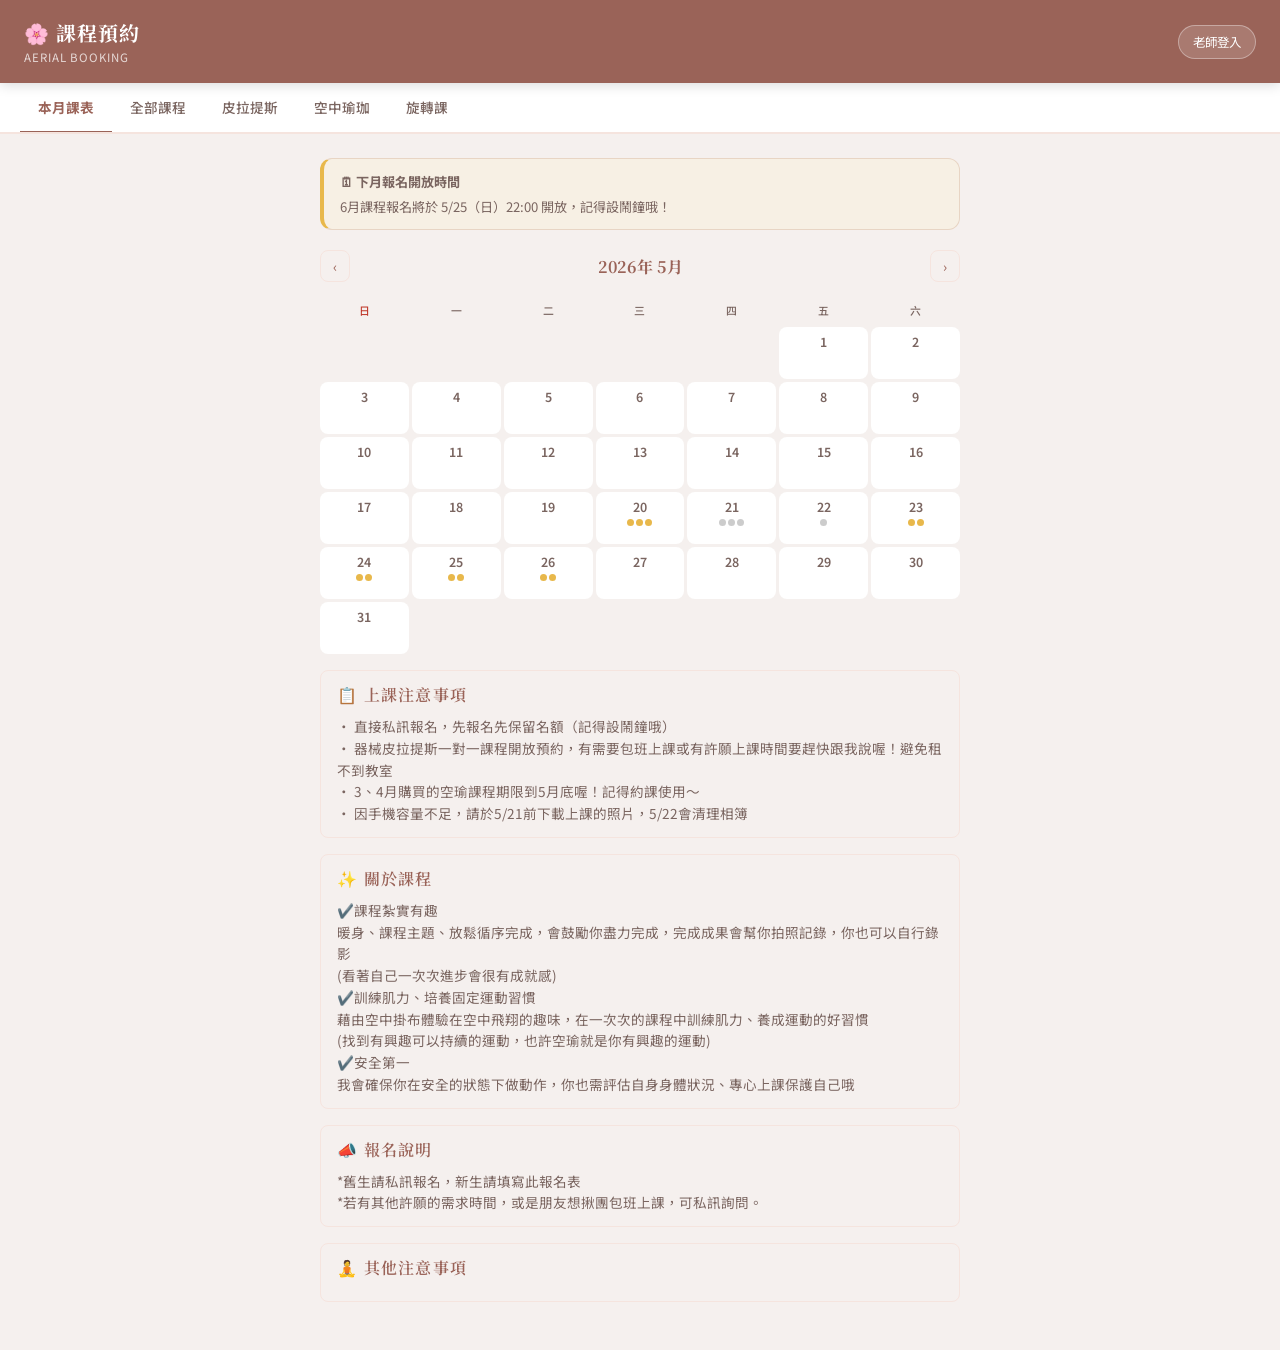
<file: index.html>
<!DOCTYPE html>
<html lang="zh-TW">
<head>
<meta charset="UTF-8">
<meta name="viewport" content="width=device-width, initial-scale=1.0">
<title>課程預約</title>
<link href="https://fonts.googleapis.com/css2?family=Noto+Serif+TC:wght@400;600;700&family=Noto+Sans+TC:wght@300;400;500&display=swap" rel="stylesheet">
<link rel="stylesheet" href="style.css">
</head>
<body>

<!-- STUDENT VIEW -->
<div id="studentView">
  <header>
    <div>
      <h1>🌸 課程預約</h1>
      <div class="subtitle">AERIAL BOOKING</div>
    </div>
    <button id="adminBtn">老師登入</button>
  </header>

  <div class="tabs">
   <div class="tab active" data-view="calendar">本月課表</div>
    <div class="tab" data-view="list" data-cat="all">全部課程</div>
    <div class="tab" data-view="list" data-cat="pilates">皮拉提斯</div>
    <div class="tab" data-view="list" data-cat="aerial">空中瑜珈</div>
    <div class="tab" data-view="list" data-cat="circus">旋轉課</div>
  </div>

  <main>
    <div class="notice" id="globalNoticeWrap">
      <div id="globalNoticeTitle" style="font-weight:700;margin-bottom:4px;">🗓 下月報名開放時間</div>
      <div id="globalNoticeBody">6月課程報名將於 5/25（日）22:00 開放，記得設鬧鐘哦！</div>
    </div>

    <!-- LIST VIEW -->
    <div id="listView" style="display:none"></div>

    <!-- CALENDAR VIEW -->
    <div id="calendarView">
      <div class="calendar-wrap">
        <div class="cal-nav">
          <button id="calPrev">‹</button>
          <h3 id="calTitle"></h3>
          <button id="calNext">›</button>
        </div>
        <div class="cal-grid" id="calGrid"></div>
      </div>
      <div id="dayDetail"></div>
      <div id="noticeRules" class="notice-rules"></div>
      <div id="sectionAbout" class="notice-rules"></div>
      <div id="sectionBooking" class="notice-rules"></div>
      <div id="sectionCourseIntro" class="notice-rules"></div>
    </div>
  </main>
</div>

<!-- LOGIN MODAL -->
<div class="login-overlay" id="loginOverlay">
  <div class="login-box">
    <div style="font-size:2rem;margin-bottom:8px">💮</div>
    <h3>老師登入</h3>
    <p>請輸入管理密碼</p>
    <input type="password" id="pwInput" placeholder="••••" maxlength="20">
    <div class="login-error" id="loginError"></div>
    <button class="btn-primary" id="loginConfirm" style="width:100%">登入</button>
    <br>
    <button class="login-cancel" id="loginCancel">取消</button>
  </div>
</div>

<!-- ADMIN PANEL -->
<div id="adminPanel">
  <div class="admin-header">
    <h2>🌸 老師管理後台</h2>
    <button id="closeAdmin">← 返回</button>
  </div>
  <div class="admin-body" id="adminBody"></div>
</div>

<!-- MODAL -->
<div class="overlay" id="overlay">
  <div class="modal" id="modal">
    <div class="modal-handle"></div>
    <div id="modalContent"></div>
  </div>
</div>
<!-- 登入成功畫面 -->
<div id="loginSuccess">
  <div class="login-success-icon">✨</div>
  <div class="login-success-title">歡迎回來！</div>
  <div class="login-success-sub">正在進入管理後台…</div>
</div>

<script src="app.js"></script>
</body>
</html>
</file>
<file: style.css>
:root {
  /* 玫瑰棕 - 主色 */
  --rose-dark:#9a6358;
  --rose: #d4a898;
  --rose-light:#f5e4de;

  /* 暖拿鐵 - 搭配 */
  --latte:#c4a898;
  --latte-light:#edddd6;
  --latte-pale:#f5f0ee;

  /* 燕麥 - 公告底色 */
  --oat:#f7f0e4;
  --oat-mid:#e8d5c4;
  --oat-dark:#c8a090;

  /* 摩卡 - 後台 */
  --mocha:#6b4c3b;
  --mocha-mid: #a07060;
  --mocha-light: #c4a898;

  /* 文字 */
  --ink: #2e2520;
  --ink-soft:#7a6560;

  /* 系統色 */
  --red:#c0392b;
  --gold: #e8b84b;
  --white: #ffffff;

  /* 共用 */
  --radius:12px;
  --shadow:0 4px 24px rgba(0,0,0,0.08);
  --shadow-lg:0 8px 40px rgba(0,0,0,0.14);
}

* { box-sizing: border-box; margin: 0; padding: 0; }

body {
  font-family: 'Noto Sans TC', sans-serif;
  background: var(--latte-pale);
  color: var(--ink);
  min-height: 100vh;
}

/* ── HEADER ── */
header {
  background: var(--rose-dark);
  color: white;
  padding: 18px 24px;
  display: flex;
  align-items: center;
  justify-content: space-between;
  position: sticky;
  top: 0;
  z-index: 100;
  box-shadow: 0 2px 12px rgba(0,0,0,0.15);
}
header h1 {
  font-family: 'Noto Serif TC', serif;
  font-size: 1.25rem;
  font-weight: 700;
  letter-spacing: 0.05em;
}
header .subtitle {
  font-size: 0.72rem;
  opacity: 0.75;
  margin-top: 2px;
  letter-spacing: 0.08em;
}
#adminBtn {
  background: rgba(255,255,255,0.15);
  border: 1px solid rgba(255,255,255,0.35);
  color: white;
  padding: 7px 14px;
  border-radius: 20px;
  font-size: 0.78rem;
  cursor: pointer;
  transition: all 0.2s;
  font-family: 'Noto Sans TC', sans-serif;
}
#adminBtn:hover { background: rgba(255,255,255,0.28); }

/* ── TABS ── */
.tabs {
  display: flex;
  background: var(--white);
  border-bottom: 2px solid var(--rose-light);
  padding: 0 20px;
  overflow-x: auto;
}
.tab {
  padding: 14px 18px;
  font-size: 0.85rem;
  cursor: pointer;
  color: var(--ink-soft);
  border-bottom: 3px solid transparent;
  margin-bottom: -2px;
  white-space: nowrap;
  transition: all 0.2s;
  font-weight: 500;
}
.tab.active {
  color: var(--rose-dark);
  border-bottom-color: var(--rose-dark);
  font-weight: 700;
}
.tab:hover:not(.active) { color: var(--rose); }
.subcat-header {
  font-size: 0.9rem;
  font-weight: 600;
  color: var(--rose);
  margin: 16px 0 8px 4px;
  letter-spacing: 0.05em;
}

/* ── MAIN ── */
main { padding: 20px 16px 40px; max-width: 680px; margin: 0 auto; }

/* ── NOTICE BANNER ── */
.notice {
  background: var(--oat);
  border: 1px solid var(--oat-mid);
  border-left: 4px solid var(--gold);
  border-radius: var(--radius);
  padding: 12px 16px;
  margin-bottom: 20px;
  font-size: 0.82rem;
  color: var(--ink-soft);
  line-height: 1.6;
}
.notice strong { font-weight: 700; }
.notice-rules {
  margin: 16px 0 0;
  padding: 12px 16px; 
  border: 1px solid var(--rose-light);
  border-radius: 8px;
}
.rules-title {
  font-weight: 600;
  font-family: 'Noto Serif TC', serif;
  color: var(--rose-dark);
  letter-spacing: 0.08em;
  margin-bottom: 10px;
}
.rules-body {
  font-size: 0.85rem;
  line-height: 1.6;
  color: var(--ink-soft);
}

/* ── SECTION HEADER ── */
.section-header {
  display: flex;
  align-items: center;
  gap: 10px;
  margin: 20px 0 14px;
  padding: 0 4px;
}
.section-title {
  font-family: 'Noto Serif TC', serif;
  font-size: 1rem;
  font-weight: 700;
  color: var(--rose-dark);
  white-space: nowrap;
}
.section-line {
  flex: 1;
  height: 1px;
  background: var(--rose-light);
}

/* ── COURSE CARDS ── */
.course-list { display: flex; flex-direction: column; gap: 12px; }

.course-card {
  background: var(--white);
  border-radius: var(--radius);
  padding: 16px 18px;
  box-shadow: var(--shadow);
  display: flex;
  align-items: center;
  gap: 14px;
  cursor: pointer;
  transition: transform 0.18s, box-shadow 0.18s;
  border: 1px solid transparent;
}
.course-card:hover {
  transform: translateY(-2px);
  box-shadow: var(--shadow-lg);
  border-color: var(--rose-light);
}
.course-card.full {
  opacity: 0.6;
  cursor: default;
}
.course-card.full:hover { transform: none; box-shadow: var(--shadow); }

.card-dot { width: 10px; height: 10px; border-radius: 50%; flex-shrink: 0; }
.dot-available { background: var(--rose); }
.dot-full { background: #ccc; }
.dot-few { background: var(--gold); }

.card-body { flex: 1; }
.card-date { font-size: 0.72rem; color: var(--ink-soft); margin-bottom: 3px; letter-spacing: 0.04em; }
.card-title { font-size: 0.95rem; font-weight: 600; color: var(--ink); margin-bottom: 3px; }
.card-location { font-size: 0.78rem; color: var(--rose-dark); }

.card-spots { text-align: right; flex-shrink: 0; }
.spots-num {
  font-family: 'Noto Serif TC', serif;
  font-size: 1.6rem;
  font-weight: 700;
  line-height: 1;
  color: var(--rose-dark);
}
.spots-num.full-text { font-size: 0.85rem; color: #999; font-family: 'Noto Sans TC'; }
.spots-label { font-size: 0.68rem; color: var(--ink-soft); margin-top: 2px; }

/* ── MODAL ── */
.overlay {
  position: fixed; inset: 0;
  background: rgba(0,0,0,0.45);
  z-index: 200;
  display: none;
  align-items: flex-end;
  justify-content: center;
}
.overlay.open { display: flex; }

.modal {
  background: var(--white);
  border-radius: 20px 20px 0 0;
  padding: 28px 24px 36px;
  width: 100%;
  max-width: 680px;
  max-height: 88vh;
  overflow-y: auto;
  animation: slideUp 0.28s ease;
}
@keyframes slideUp {
  from { transform: translateY(60px); opacity: 0; }
  to { transform: translateY(0); opacity: 1; }
}
.modal-handle {
  width: 40px; height: 4px;
  background: #ddd;
  border-radius: 2px;
  margin: 0 auto 20px;
}
.modal-tag {
  display: inline-block;
  background: var(--rose-light);
  color: var(--rose-dark);
  font-size: 0.72rem;
  padding: 3px 10px;
  border-radius: 20px;
  margin-bottom: 10px;
  font-weight: 600;
  letter-spacing: 0.05em;
}
.modal-title {
  font-family: 'Noto Serif TC', serif;
  font-size: 1.3rem;
  font-weight: 700;
  margin-bottom: 6px;
}
.modal-meta {
  font-size: 0.82rem;
  color: var(--ink-soft);
  margin-bottom: 18px;
  line-height: 1.8;
}
.modal-meta span { display: block; }

.modal-price {
  background: var(--latte-pale);
  border-radius: 10px;
  padding: 14px 16px;
  margin-bottom: 16px;
  display: flex;
  align-items: center;
  justify-content: space-between;
}
.price-label { font-size: 0.8rem; color: var(--ink-soft); }
.price-amount {
  font-family: 'Noto Serif TC', serif;
  font-size: 1.5rem;
  font-weight: 700;
  color: var(--rose-dark);
}

.modal-desc {
  font-size: 0.85rem;
  line-height: 1.8;
  color: var(--ink-soft);
  margin-bottom: 18px;
  white-space: pre-line;
}

/* 公告框：中公告和小公告共用底色，左邊框顏色區分 */
.modal-announce,
.modal-announce-mid {
  background: var(--oat);
  border: 1px solid var(--oat-mid);
  border-left: 4px solid var(--oat-dark);
  border-radius: 8px;
  padding: 12px 14px;
  font-size: 0.8rem;
  color: var(--ink-soft);
  line-height: 1.7;
  margin-bottom: 10px;
}
.modal-announce-small {
  background: var(--latte-pale);
  border: 1px solid var(--latte-light);
  border-left: 4px solid var(--rose);
  border-radius: 9px;
  padding: 11px 13px;
  margin-bottom: 14px;
  font-size: 0.8rem;
  color: var(--rose-dark);
  line-height: 1.7;
}
.announce-title {
  font-weight: 700;
  margin-bottom: 4px;
  font-size: 0.78rem;
  letter-spacing: 0.06em;
}

/* 列表中的中公告 */
.announce-mid {
  background: var(--oat);
  border: 1px solid var(--oat-mid);
  border-left: 4px solid var(--latte);
  border-radius: 10px;
  padding: 11px 14px;
  margin-bottom: 12px;
  font-size: 0.8rem;
  color: var(--ink-soft);
  line-height: 1.7;
}
.announce-mid-title {
  font-weight: 700;
  font-size: 0.73rem;
  letter-spacing: 0.07em;
  margin-bottom: 3px;
  color: var(--mocha);
}

.spots-display { text-align: center; margin-bottom: 20px; }
.spots-big {
  font-family: 'Noto Serif TC', serif;
  font-size: 3rem;
  font-weight: 700;
  color: var(--rose-dark);
  line-height: 1;
}
.spots-big.zero { color: #bbb; }
.spots-sub { font-size: 0.8rem; color: var(--ink-soft); margin-top: 4px; }

/* ── BOOKING FORM ── */
.booking-form { display: flex; flex-direction: column; gap: 12px; }
.booking-form input {
  padding: 13px 16px;
  border: 1.5px solid var(--rose-light);
  border-radius: 10px;
  font-size: 0.9rem;
  font-family: 'Noto Sans TC', sans-serif;
  background: var(--latte-pale);
  color: var(--ink);
  transition: border-color 0.2s;
  outline: none;
}
.booking-form input:focus { border-color: var(--rose); }

.btn-primary {
  background: var(--rose-dark);
  color: white;
  border: none;
  padding: 15px;
  border-radius: 12px;
  font-size: 1rem;
  font-weight: 600;
  font-family: 'Noto Sans TC', sans-serif;
  cursor: pointer;
  transition: opacity 0.2s, transform 0.15s;
  letter-spacing: 0.05em;
}
.btn-primary:hover { opacity: 0.85; transform: translateY(-1px); }
.btn-primary:disabled { background: #ccc; cursor: not-allowed; transform: none; }

.btn-close {
  display: block;
  margin: 12px auto 0;
  background: none;
  border: none;
  color: var(--ink-soft);
  font-size: 0.85rem;
  cursor: pointer;
  font-family: 'Noto Sans TC', sans-serif;
  padding: 8px 20px;
}

.success-box { text-align: center; padding: 20px 0; }
.success-icon { font-size: 3rem; margin-bottom: 12px; }
.success-box h3 {
  font-family: 'Noto Serif TC', serif;
  font-size: 1.2rem;
  margin-bottom: 8px;
  color: var(--rose-dark);
}
.success-box p { font-size: 0.85rem; color: var(--ink-soft); line-height: 1.7; }

/* ── CALENDAR ── */
.cal-nav {
  display: flex;
  align-items: center;
  justify-content: space-between;
  margin-bottom: 14px;
}
.cal-nav h3 {
  font-family: 'Noto Serif TC', serif;
  font-size: 1rem;
  color: var(--rose-dark);
}
.cal-nav button {
  background: none;
  border: 1.5px solid var(--rose-light);
  border-radius: 8px;
  padding: 5px 12px;
  cursor: pointer;
  color: var(--rose-dark);
  font-size: 0.85rem;
  font-family: 'Noto Sans TC', sans-serif;
}
.cal-nav button:hover { background: var(--rose-light); }

.cal-grid {
  display: grid;
  grid-template-columns: repeat(7, 1fr);
  gap: 3px;
}
.cal-dow {
  text-align: center;
  font-size: 0.68rem;
  color: var(--ink-soft);
  padding: 6px 0;
  font-weight: 500;
}
.cal-dow:first-child { color: var(--red); }
.cal-dow:last-child { color: #2980b9; }

.cal-day {
  min-height: 52px;
  background: var(--white);
  border-radius: 8px;
  padding: 5px 4px;
  cursor: default;
  border: 1.5px solid transparent;
  transition: border-color 0.15s;
}
.cal-day.has-course { cursor: pointer; }
.cal-day.has-course:hover { border-color: var(--rose-light); }
.cal-day.today { border-color: var(--rose); }
.cal-day.empty { background: none; }

.cal-day-num {
  font-size: 0.78rem;
  font-weight: 600;
  color: var(--ink-soft);
  margin-bottom: 3px;
  text-align: center;
}
.cal-day.today .cal-day-num {
  background: var(--rose-dark);
  color: white;
  border-radius: 50%;
  width: 22px; height: 22px;
  display: flex;
  align-items: center;
  justify-content: center;
  margin: 0 auto 3px;
}

.cal-dot-row { display: flex; flex-wrap: wrap; gap: 2px; justify-content: center; }
.cal-dot { width: 7px; height: 7px; border-radius: 50%; }
.cal-dot.available { background: var(--rose); }
.cal-dot.full { background: #ccc; }
.cal-dot.few { background: var(--gold); }

.day-detail {
  background: var(--white);
  border-radius: var(--radius);
  box-shadow: var(--shadow-lg);
  padding: 16px;
  margin-top: 12px;
  border: 1px solid var(--rose-light);
  animation: fadeIn 0.18s ease;
}
@keyframes fadeIn { from { opacity:0; transform:translateY(6px); } to { opacity:1; transform:none; } }

.day-detail-title {
  font-family: 'Noto Serif TC', serif;
  font-size: 0.85rem;
  color: var(--rose-dark);
  margin-bottom: 10px;
  font-weight: 700;
}
.day-course-item {
  display: flex;
  align-items: center;
  gap: 10px;
  padding: 9px 10px;
  border-radius: 8px;
  cursor: pointer;
  transition: background 0.15s;
  margin-bottom: 4px;
}
.day-course-item:hover { background: var(--latte-pale); }
.day-course-item.is-full { opacity: 0.5; cursor: default; }
.day-course-item.is-full:hover { background: none; }

.dci-dot { width: 8px; height: 8px; border-radius: 50%; flex-shrink: 0; }
.dci-body { flex: 1; }
.dci-time { font-size: 0.72rem; color: var(--ink-soft); }
.dci-name { font-size: 0.85rem; font-weight: 600; }
.dci-loc { font-size: 0.72rem; color: var(--rose-dark); }
.dci-spots { font-size: 0.75rem; font-weight: 700; color: var(--rose-dark); white-space: nowrap; }

/* ── LOGIN ── */
.login-overlay {
  position: fixed; inset: 0;
  background: rgba(0,0,0,0.5);
  z-index: 300;
  display: none;
  align-items: center;
  justify-content: center;
  padding: 20px;
}
.login-overlay.open { display: flex; }
.login-box {
  background: white;
  border-radius: 16px;
  padding: 32px 28px;
  width: 100%;
  max-width: 340px;
  box-shadow: var(--shadow-lg);
  text-align: center;
}
.login-box h3 {
  font-family: 'Noto Serif TC', serif;
  font-size: 1.1rem;
  color: var(--rose-dark);
  margin-bottom: 6px;
}
.login-box p { font-size: 0.8rem; color: var(--ink-soft); margin-bottom: 20px; }
.login-box input {
  width: 100%;
  padding: 12px 16px;
  border: 1.5px solid var(--rose-light);
  border-radius: 10px;
  font-size: 1rem;
  font-family: 'Noto Sans TC', sans-serif;
  text-align: center;
  letter-spacing: 0.2em;
  outline: none;
  margin-bottom: 12px;
}
.login-box input:focus { border-color: var(--rose); }
.login-error { font-size: 0.78rem; color: var(--red); margin-bottom: 8px; min-height: 18px; }
.login-cancel {
  background: none;
  border: none;
  color: var(--ink-soft);
  font-size: 0.82rem;
  cursor: pointer;
  margin-top: 8px;
  font-family: 'Noto Sans TC', sans-serif;
}

/* ── ADMIN ── */
#adminPanel {
  display: none;
  background: var(--mocha);
  color: var(--oat);
  min-height: 100vh;
}
#adminPanel.open { display: block; }

.admin-header {
  background: var(--ink);
  padding: 16px 18px;
  display: flex;
  align-items: center;
  justify-content: space-between;
  border-bottom: 1px solid var(--mocha-mid);
}
.admin-header h2 {
  font-family: 'Noto Serif TC', serif;
  font-size: 1rem;
  color: var(--rose-light);
}
#closeAdmin {
  background: none;
  border: 1px solid var(--mocha-light);
  color: var(--rose-light);
  padding: 6px 14px;
  border-radius: 20px;
  font-size: 0.76rem;
  cursor: pointer;
  font-family: 'Noto Sans TC', sans-serif;
}

.admin-body { 
  padding: 18px 14px; 
  max-width: 680px; 
  margin: 0 auto; }

.admin-section-title {
  font-size: 0.72rem;
  letter-spacing: 0.12em;
  color: var(--mocha-light);
  text-transform: uppercase;
  margin: 22px 0 10px;
}

.admin-tab-bar {
  display: flex;
  gap: 8px;
  margin-bottom: 16px;
}

.admin-tab {
  flex: 1;
  padding: 10px;
  border-radius: var(--radius);
  border: 1px solid var(--mocha-light);
  background: transparent;
  color: var(--mocha-light);
  font-size: 0.9rem;
  cursor: pointer;
}

.admin-tab.active {
  background: var(--latte);
  color: var(--mocha);
  border-color: var(--latte);
  font-weight: 600;
}

.admin-card {
  background: var(--mocha);
  border-radius: var(--radius);
  padding: 14px;
  margin-bottom: 10px;
  border: 1px solid var(--mocha-light);
}
.admin-card-top {
  display: flex;
  align-items: flex-start;
  justify-content: space-between;
  gap: 10px;
  margin-bottom: 8px;
}
.admin-card-title { font-size: 0.9rem; font-weight: 600; color: var(--oat); }
.admin-card-date { font-size: 0.73rem; color: var(--latte-light); margin-top: 3px; }

.toggle-row { display: flex; align-items: center; gap: 8px; }
.toggle-label { font-size: 0.73rem; color: var(--latte-light); }
.toggle { position: relative; width: 42px; height: 23px; }
.toggle input { display: none; }
.toggle-slider {
  position: absolute; inset: 0;
  background: var(--rose-dark);
  border-radius: 12px;
  cursor: pointer;
  transition: background 0.2s;
}
.toggle-slider::before {
  content: '';
  position: absolute;
  width: 17px; height: 17px;
  border-radius: 50%;
  background: white;
  top: 3px; left: 3px;
  transition: transform 0.2s;
}
.toggle input:checked + .toggle-slider { background: var(--rose); }
.toggle input:checked + .toggle-slider::before { transform: translateX(19px); }

.card-edit-header {
  display: flex;
  align-items: center;
  justify-content: space-between;
  margin-bottom: 10px;
  color: var(--mocha-light)
}
.card-edit-header-left {
  font-size: 0.76rem;
  color: var(--latte-light);
}
.admin-spots { display: flex; align-items: center; gap: 8px; margin-top: 0; }
.admin-spots label { font-size: 0.76rem; color: var(--latte-light); }
.spots-input {
  width: 58px;
  padding: 4px 8px;
  background: var(--mocha);
  border: 1px solid var(--mocha-light);
  border-radius: 6px;
  color: var(--oat);
  font-size: 0.86rem;
  text-align: center;
  font-family: 'Noto Sans TC', sans-serif;
}

.admin-announce {
  background: rgba(0,0,0,0.2);
  border: 1px solid var(--mocha-light);
  border-radius: 8px;
  padding: 12px;
  margin-top: 10px;
}
.admin-announce textarea {
  width: 100%;
  background: none;
  border: none;
  color: var(--oat);
  font-size: 0.82rem;
  font-family: 'Noto Sans TC', sans-serif;
  resize: vertical;
  min-height: 60px;
  outline: none;
  line-height: 1.6;
}
.admin-announce textarea::placeholder {
  color: var(--mocha-mid);  
}
.admin-announce-title-input {
  width: 100%;
  box-sizing: border-box;
  background: none;
  border: none;
  border-bottom: 1px solid var(--mocha-light);
  color: var(--oat);
  font-size: 0.85rem;
  font-family: 'Noto Sans TC', sans-serif;
  font-weight: 700;
  padding: 4px 0 6px;
  margin-bottom: 8px;
  outline: none;
}
.admin-announce-title-input::placeholder {
  color: var(--mocha-mid);
}
.save-announce {
  background: var(--rose-dark);
  border: none;
  color: var(--white);
  padding: 6px 14px;
  border-radius: 6px;
  font-size: 0.78rem;
  cursor: pointer;
  margin-top: 6px;
  font-family: 'Noto Sans TC', sans-serif;
}

.edit-toggle-btn {
  background: none;
  border: 1px solid var(--mocha-light);
  color: var(--mocha-light);
  border-radius: 20px;
  padding: 3px 10px;
  font-size: 0.72rem;
  cursor: pointer;
  margin-top: 6px;
  font-family: 'Noto Sans TC', sans-serif;
  display: block;
}
.edit-toggle-btn:hover { background: var(--mocha); }
.edit-section {
  margin-top: 10px;
  border-top: 1px solid var(--mocha-light);
  padding-top: 10px;
}

.roster-list { margin-top: 10px; border-top: 1px solid var(--mocha-light); padding-top: 10px; }
.roster-item {
  display: flex;
  align-items: center;
  justify-content: space-between;
  padding: 7px 0;
  border-bottom: 1px solid rgba(255,255,255,0.08);
  font-size: 0.83rem;
}
.roster-name { color: var(--oat); }
.roster-phone { color: var(--rose-light); font-size: 0.75rem; }
.roster-time { font-size: 0.7rem; color: var(--mocha-light); }
.no-roster { font-size: 0.8rem; color: var(--mocha-light); padding: 8px 0; text-align: center; }
.roster-section-title {
  font-size: 0.72rem;
  color: var(--mocha-light);
  margin-bottom: 8px;
  letter-spacing: 0.08em;
  display: flex;
  align-items: center;
  justify-content: space-between
}

.card-edit-section { display: none; }
.card-edit-section:not(.hidden) { display: block; }
.card-editing {
  border-radius: var(--radius) var(--radius) 0 0;
}
.card-edit-inner {
  border-radius: 0 0 var(--radius) var(--radius);
  background: var(--mocha);
  border: 1px solid var(--mocha-light);
  border-top: 1px solid var(--mocha-light);
  padding: 14px;
  font-family: 'Noto Sans TC', sans-serif;
  color: var(--latte-light);
  display: flex;
  flex-direction: column;
  gap: 8px;
}
.card-edit-inner .admin-announce {
  background: rgba(255,255,255,0.08);
}
.card-edit-inner .admin-announce-label {
  font-family: 'Noto Sans TC', sans-serif;
  font-size: 0.72rem;
  letter-spacing: 0.12em;
  text-transform: uppercase;
  margin-bottom: 6px;
}
.card-edit-inner textarea::placeholder {
  color: var(--mocha-light);
}
.card-edit-inner .save-announce {
  margin-top: 6px;
}

/* Label outside, input its own box */
.cei-row {
  display: flex;
  flex-direction: column;
  gap: 4px;
}
.cei-label {
  font-size: 0.72rem;
  color: var(--latte-light);
  letter-spacing: 0.06em;
  padding: 0 2px;
}
.cei-input {
  width: 100%;
  background: rgba(255,255,255,0.08);
  border: 1px solid rgba(255,255,255,0.12);
  border-radius: 8px;
  padding: 8px 12px;
  outline: none;
  color: var(--oat);
  font-size: 0.88rem;
  font-family: 'Noto Sans TC', sans-serif;
  text-align: left;
}
.cei-input[type="date"] {
  color-scheme: dark;
  padding-right: 36px;
}
.cei-input::placeholder {
  color: var(--mocha-light);
}
.cei-textarea-block {
  margin: 0;
}
.cei-textarea-block textarea {
  width: 100%;
  background: none;
  border: none;
  color: var(--oat);
  font-size: 0.82rem;
  font-family: 'Noto Sans TC', sans-serif;
  resize: vertical;
  min-height: 50px;
  outline: none;
  line-height: 1.6;
}

/* Spots section */
.cei-spots-section {
  display: flex;
  flex-direction: column;
  gap: 6px;
  padding: 6px 0 2px;
}
.cei-spots-header {
  display: flex;
  align-items: center;
  justify-content: space-between;
}
.cei-spots-title {
  font-size: 0.72rem;
  color: var(--latte-light);
  letter-spacing: 0.06em;
}
.cei-spots-gap {
  margin-left: 12px;
}
.cei-spots-row {
  display: flex;
  align-items: center;
  gap: 8px;
  /* background: rgba(255,255,255,0.08);
  border: 1px solid rgba(255,255,255,0.12);
  border-radius: 8px;
  padding: 8px 12px; */
}
.cei-spots-row .spots-input {
  width: 50px;
}
.cei-spots-row .spots-unit {
  font-size: 0.82rem;
  color: var(--latte-light);
}
.cei-toggle {
  margin-left: auto;
}

/* Main save button */
.cei-save-main {
  align-self: flex-end;
  padding: 8px 24px;
  font-size: 0.85rem;
  border-radius: 8px;
}

/* ── MODAL ROSTER (admin) ── */
.modal-roster { margin-bottom: 20px; }
.modal-roster-title { font-size: 0.82rem; font-weight: 700; color: var(--ink-soft); margin-bottom: 10px; }
.modal-roster-item { display: flex; align-items: center; justify-content: space-between; padding: 8px 0; border-bottom: 1px solid var(--rose-light); }
.modal-roster-name { font-size: 0.88rem; }
.modal-roster-phone { font-size: 0.78rem; color: var(--ink-soft); margin-left: 8px; }
.modal-delete-btn { 
  background: none; 
  border: 1px solid #ddd; 
  color: #aaa; 
  border-radius: 50%;
  width: 24px;
  height: 24px;
  font-size: 0.7rem;
  cursor: pointer;
  flex-shrink: 0; }
.modal-delete-btn:hover { border-color: var(--red); color: var(--red); }
.modal-no-roster { font-size: 0.8rem; color: #aaa; padding: 8px 0; text-align: center; }
.modal-add-btn { 
  background: none; 
  border: 1px dashed var(--rose); 
  color: var(--rose-dark); 
  border-radius: 8px; 
  padding: 8px; 
  width: 100%; 
  font-size: 0.82rem; 
  cursor: pointer; 
  margin: 12px 0 0; 
  font-family: 'Noto Sans TC', sans-serif; }
.modal-add-form { margin-top: 10px; display: none; flex-direction: column; gap: 8px; }
.modal-add-form.open { display: flex; }
.modal-add-form input {
  border-radius: 6px;
  background: var(--mocha-light);
  border: 1px solid var(--mocha-mid);
  padding: 8px 12px;
  font-size: 0.85rem;
  color: var(--oat);
}

/* ── ADMIN HELPERS ── */
.admin-hint {
  font-size: 0.7rem;
  color: var(--mocha-light);
  margin-bottom: 4px;
  letter-spacing: 0.08em;
}
.admin-announce-spaced { margin-top: 8px; }
.roster-visibility-label { font-size: 0.75rem; margin-left: auto; }
.roster-visibility-toggle { margin-left: 6px; }

/* ── MODAL PRICE ── */
.price-per-person { font-size: 0.85rem; font-weight: 400; color: #888; }

.full-notice {
  background: var(--latte-pale);
  border: 1px solid var(--latte-light);
  border-left: 4px solid var(--latte);
  border-radius: 10px;
  padding: 14px 16px;
  font-size: 0.85rem;
  color: var(--ink-soft);
  line-height: 1.7;
  text-align: center;
  margin-bottom: 8px;
}

/* ── BUTTON VARIANTS ── */
.btn-full-mt { margin-top: 24px; width: 100%; }

/* ── LOGIN SUCCESS SPLASH ── */
#loginSuccess {
  display: none;
  position: fixed;
  inset: 0;
  background: linear-gradient(135deg, var(--rose-dark), var(--latte));
  z-index: 400;
  align-items: center;
  justify-content: center;
  flex-direction: column;
  color: white;
  text-align: center;
}
.login-success-icon { font-size: 3rem; margin-bottom: 16px; }
.login-success-title {
  font-family: 'Noto Serif TC', serif;
  font-size: 1.4rem;
  font-weight: 700;
  margin-bottom: 6px;
}
.login-success-sub { font-size: 0.85rem; opacity: 0.85; }

.admin-course-form {
  display: flex;
  flex-direction: column;
  gap: 10px;
  margin-top: 10px;
}
.admin-course-form label {
  display: flex;
  flex-direction: column;
  font-size: 0.75rem;
  color: var(--mocha-light);
  gap: 4px;
}
.admin-course-form input,
.admin-course-form select,
.admin-course-form textarea {
  border-radius: 6px;
  background: var(--latte-pale);
  border: 1px solid #c9b8b0;
  padding: 8px 10px;
  font-size: 0.85rem;
  font-family: 'Noto Sans TC', sans-serif;
  color: var(--ink);
}
.admin-row {
  display: flex;
  gap: 20px;
}
.admin-toggle-label {
  display: flex;
  flex-direction: row !important;
  align-items: center;
  gap: 8px;
}

.modal-edit-form {
  display: flex;
  flex-direction: column;
  gap: 8px;
  margin-bottom: 16px;
  padding: 12px;
  background: #f5f0ee;
  border-radius: 8px;
}
.modal-edit-form label {
  display: flex;
  flex-direction: column;
  font-size: 0.75rem;
  color: var(--mocha-light);
  gap: 3px;
}
.modal-edit-form input,
.modal-edit-form select,
.modal-edit-form textarea {
  border-radius: 6px;
  background: white;
  border: 1px solid #c9b8b0;
  padding: 7px 10px;
  font-size: 0.85rem;
  font-family: 'Noto Sans TC', sans-serif;
  color: var(--ink);
}

/* ── RESPONSIVE ── */
@media(min-width: 480px) {
  .modal { border-radius: 20px; margin: 20px; }
  .overlay { align-items: center; }
  main { padding: 24px 20px 48px; }
}
</file>
